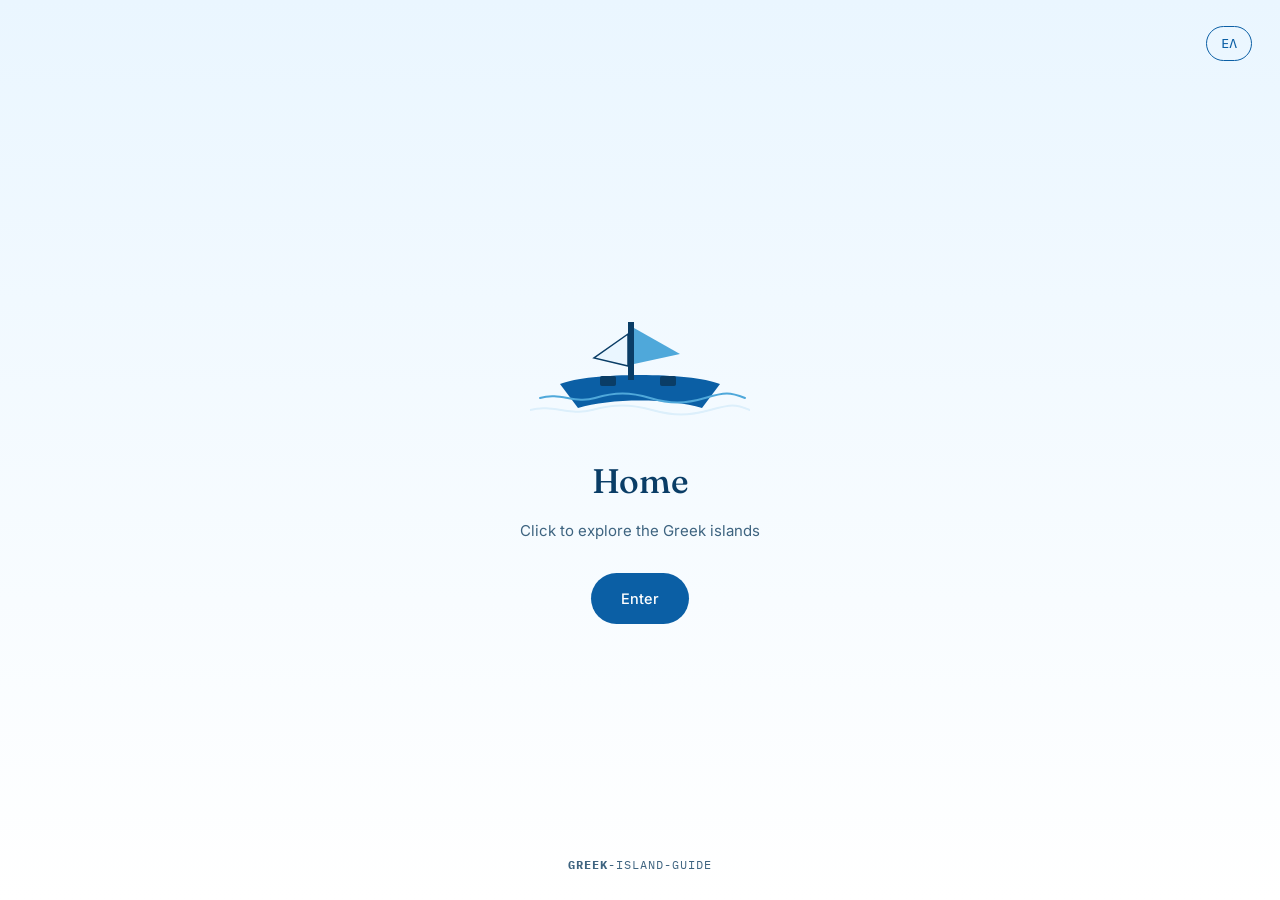
<file: index.html>
<!DOCTYPE html>
<html lang="en">
<head>
<meta charset="UTF-8">
<meta name="viewport" content="width=device-width, initial-scale=1.0">
<title>GREEK ISLAND GUIDE</title>
<link rel="stylesheet" href="styles.css">
<style>
  body{overflow:hidden;}
  .splash{
    height:100vh;width:100%;
    display:flex;flex-direction:column;align-items:center;justify-content:center;
    background:linear-gradient(180deg,#EAF6FF 0%, #FFFFFF 100%);
    position:relative;text-align:center;
  }
  .splash-lang{position:absolute;top:26px;right:28px;}
  .ship-wrap{width:220px;height:160px;margin-bottom:18px;animation:bob 3.6s ease-in-out infinite;}
  .ship-wrap svg{width:100%;height:100%;}
  @keyframes bob{
    0%,100%{transform:translateY(0);}
    50%{transform:translateY(-10px);}
  }
  .splash h1{
    font-family:'Fraunces',serif;font-weight:500;font-size:34px;color:var(--sea-deep);
    margin:0 0 10px;letter-spacing:-0.01em;
  }
  .splash p{color:var(--ink-soft);font-size:15px;margin:0 0 30px;}
  .splash .enter{
    display:inline-flex;align-items:center;gap:8px;padding:14px 30px;border-radius:999px;
    background:var(--sea);color:#fff;font-weight:500;font-size:14.5px;transition:transform .18s ease, box-shadow .18s ease;
  }
  .splash .enter:hover{transform:translateY(-2px);box-shadow:0 10px 22px rgba(11,95,165,0.32);}
  .splash .brand{
    position:absolute;bottom:26px;font-family:'IBM Plex Mono',monospace;font-size:12px;
    letter-spacing:0.08em;text-transform:uppercase;color:var(--ink-soft);
  }
</style>
</head>
<body>

<div class="splash">
  <button class="lang-toggle splash-lang" onclick="toggleLang()"><span class="lang-label">ΕΛ</span></button>

  <div class="ship-wrap">
    <svg viewBox="0 0 220 160" xmlns="http://www.w3.org/2000/svg">
      <path d="M30 108 C 60 96, 160 96, 190 108 L 172 132 C 140 122, 80 122, 48 132 Z" fill="#0B5FA5"/>
      <rect x="98" y="46" width="6" height="58" fill="#0A3D66"/>
      <path d="M104 52 L150 78 L104 88 Z" fill="#4FA8DA"/>
      <path d="M98 58 L64 82 L98 90 Z" fill="#EAF6FF" stroke="#0A3D66" stroke-width="1.5"/>
      <rect x="70" y="100" width="16" height="10" rx="2" fill="#0A3D66"/>
      <rect x="130" y="100" width="16" height="10" rx="2" fill="#0A3D66"/>
      <path d="M10 122 C 30 116, 45 128, 65 122 S 100 116, 120 122 S 155 128, 175 122 S 200 116, 215 122" fill="none" stroke="#4FA8DA" stroke-width="2" stroke-linecap="round"/>
      <path d="M0 134 C 22 128, 40 140, 62 134 S 100 128, 122 134 S 158 140, 180 134 S 205 128, 220 134" fill="none" stroke="#DCEFFB" stroke-width="2" stroke-linecap="round"/>
    </svg>
  </div>

  <h1 data-en="Home" data-el="Αρχική">Home</h1>
  <p data-en="Click to explore the Greek islands" data-el="Πάτα για να εξερευνήσεις τα ελληνικά νησιά">Click to explore the Greek islands</p>
  <a class="enter" href="main.html" data-en="Enter" data-el="Είσοδος">Enter</a>

  <span class="brand"><b>GREEK</b>-ISLAND-GUIDE</span>
</div>

<script src="i18n.js"></script>
</body>
</html>
</file>
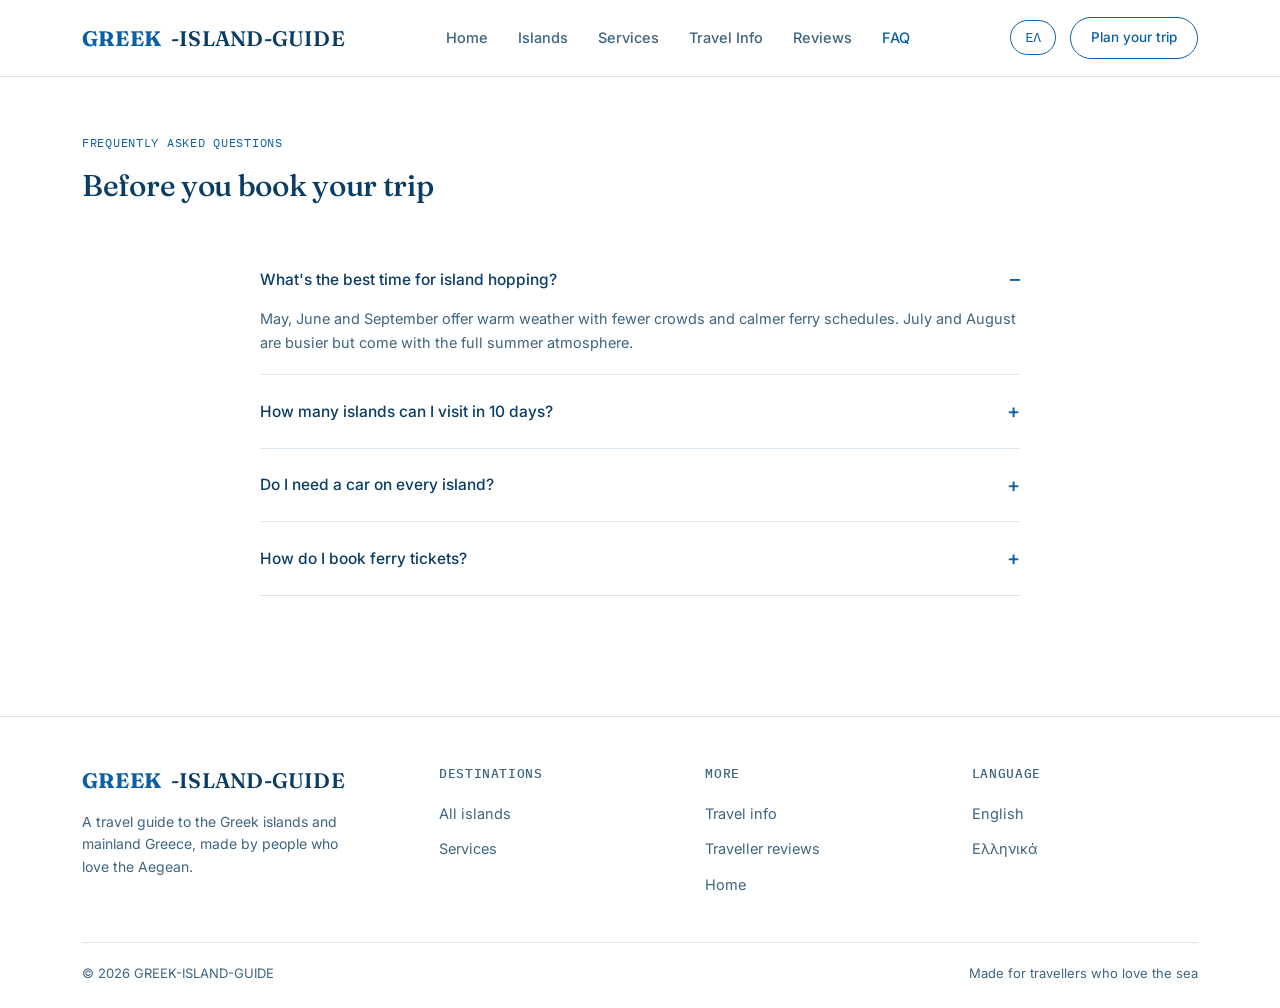
<file: faq.html>
<!DOCTYPE html>
<html lang="en">
<head>
<meta charset="UTF-8">
<meta name="viewport" content="width=device-width, initial-scale=1.0">
<title>GREEK ISLAND GUIDE — FAQ</title>
<link rel="stylesheet" href="styles.css">
</head>
<body>

<header>
  <nav class="wrap">
    <a href="main.html" class="logo"><b>GREEK</b>-ISLAND-GUIDE</a>
    <div class="navlinks">
      <a href="main.html" data-en="Home" data-el="Αρχική">Home</a>
      <a href="islands.html" data-en="Islands" data-el="Νησιά">Islands</a>
      <a href="services.html" data-en="Services" data-el="Υπηρεσίες">Services</a>
      <a href="practical.html" data-en="Travel Info" data-el="Χρήσιμες Πληροφορίες">Travel Info</a>
      <a href="reviews.html" data-en="Reviews" data-el="Εμπειρίες">Reviews</a>
      <a href="faq.html" class="active" data-en="FAQ" data-el="Ερωτήσεις">FAQ</a>
    </div>
    <div class="navright">
      <button class="lang-toggle" onclick="toggleLang()"><span class="lang-label">ΕΛ</span></button>
      <a href="islands.html" class="navcta" data-en="Plan your trip" data-el="Σχεδίασε το ταξίδι">Plan your trip</a>
    </div>
  </nav>
</header>

<div class="wrap">
  <section class="section">
    <div class="section-head">
      <div>
        <span class="tag" data-en="Frequently asked questions" data-el="Συχνές ερωτήσεις">Frequently asked questions</span>
        <h2 data-en="Before you book your trip" data-el="Πριν κλείσεις το ταξίδι σου">Before you book your trip</h2>
      </div>
    </div>
    <div class="faq">
      <details class="faq-item" open>
        <summary data-en="What's the best time for island hopping?" data-el="Ποια είναι η καλύτερη εποχή για island hopping;">What's the best time for island hopping?</summary>
        <p data-en="May, June and September offer warm weather with fewer crowds and calmer ferry schedules. July and August are busier but come with the full summer atmosphere." data-el="Ο Μάιος, ο Ιούνιος και ο Σεπτέμβριος προσφέρουν ζεστό καιρό με λιγότερο κόσμο και πιο ήρεμα δρομολόγια πλοίων. Ο Ιούλιος και ο Αύγουστος είναι πιο πολυσύχναστοι αλλά με τη γεμάτη καλοκαιρινή ατμόσφαιρα.">May, June and September offer warm weather with fewer crowds and calmer ferry schedules. July and August are busier but come with the full summer atmosphere.</p>
      </details>
      <details class="faq-item">
        <summary data-en="How many islands can I visit in 10 days?" data-el="Πόσα νησιά μπορώ να επισκεφτώ σε 10 ημέρες;">How many islands can I visit in 10 days?</summary>
        <p data-en="We usually recommend 3 to 4 islands for 10 days, so you have enough time in each destination without spending most of your trip travelling." data-el="Συνήθως προτείνουμε 3 έως 4 νησιά για 10 ημέρες, ώστε να έχεις αρκετό χρόνο σε κάθε προορισμό χωρίς να ξοδεύεις τις περισσότερες μέρες σου σε μετακινήσεις.">We usually recommend 3 to 4 islands for 10 days, so you have enough time in each destination without spending most of your trip travelling.</p>
      </details>
      <details class="faq-item">
        <summary data-en="Do I need a car on every island?" data-el="Χρειάζομαι αυτοκίνητο σε κάθε νησί;">Do I need a car on every island?</summary>
        <p data-en="It depends on the island's size. On larger islands like Crete or Rhodes it helps a lot, while on smaller islands buses or bicycles are often enough." data-el="Εξαρτάται από το μέγεθος του νησιού. Σε μεγαλύτερα νησιά όπως η Κρήτη ή η Ρόδος βοηθάει πολύ, ενώ σε μικρότερα νησιά τα λεωφορεία ή τα ποδήλατα συχνά αρκούν.">It depends on the island's size. On larger islands like Crete or Rhodes it helps a lot, while on smaller islands buses or bicycles are often enough.</p>
      </details>
      <details class="faq-item">
        <summary data-en="How do I book ferry tickets?" data-el="Πώς κλείνω ακτοπλοϊκά εισιτήρια;">How do I book ferry tickets?</summary>
        <p data-en="You can compare routes and companies through our guide and book directly online, usually a few weeks ahead during the summer months." data-el="Μπορείς να συγκρίνεις δρομολόγια και εταιρείες μέσα από τον οδηγό μας και να κλείσεις απευθείας online, συνήθως αρκετές εβδομάδες πριν το ταξίδι σου τους καλοκαιρινούς μήνες.">You can compare routes and companies through our guide and book directly online, usually a few weeks ahead during the summer months.</p>
      </details>
    </div>
  </section>
</div>

<footer>
  <div class="wrap">
    <div class="foot-grid">
      <div>
        <div class="logo" style="margin-bottom:14px;"><b>GREEK</b>-ISLAND-GUIDE</div>
        <p style="color:var(--ink-soft);font-size:14px;max-width:260px;" data-en="A travel guide to the Greek islands and mainland Greece, made by people who love the Aegean." data-el="Ταξιδιωτικός οδηγός για τα ελληνικά νησιά και την ηπειρωτική Ελλάδα, φτιαγμένος από ανθρώπους που αγαπούν το Αιγαίο.">A travel guide to the Greek islands and mainland Greece, made by people who love the Aegean.</p>
      </div>
      <div>
        <h4 data-en="Destinations" data-el="Προορισμοί">Destinations</h4>
        <a href="islands.html" data-en="All islands" data-el="Όλα τα νησιά">All islands</a>
        <a href="services.html" data-en="Services" data-el="Υπηρεσίες">Services</a>
      </div>
      <div>
        <h4 data-en="More" data-el="Περισσότερα">More</h4>
        <a href="practical.html" data-en="Travel info" data-el="Χρήσιμες πληροφορίες">Travel info</a>
        <a href="reviews.html" data-en="Traveller reviews" data-el="Εμπειρίες ταξιδιωτών">Traveller reviews</a>
        <a href="main.html" data-en="Home" data-el="Αρχική">Home</a>
      </div>
      <div>
        <h4 data-en="Language" data-el="Γλώσσα">Language</h4>
        <a href="#" onclick="setLang('en');return false;">English</a>
        <a href="#" onclick="setLang('el');return false;">Ελληνικά</a>
      </div>
    </div>
    <div class="foot-bottom">
      <span>© 2026 GREEK-ISLAND-GUIDE</span>
      <span data-en="Made for travellers who love the sea" data-el="Σχεδιασμένο για ταξιδιώτες που αγαπούν τη θάλασσα">Made for travellers who love the sea</span>
    </div>
  </div>
</footer>

<script src="i18n.js"></script>
</body>
</html>
</file>
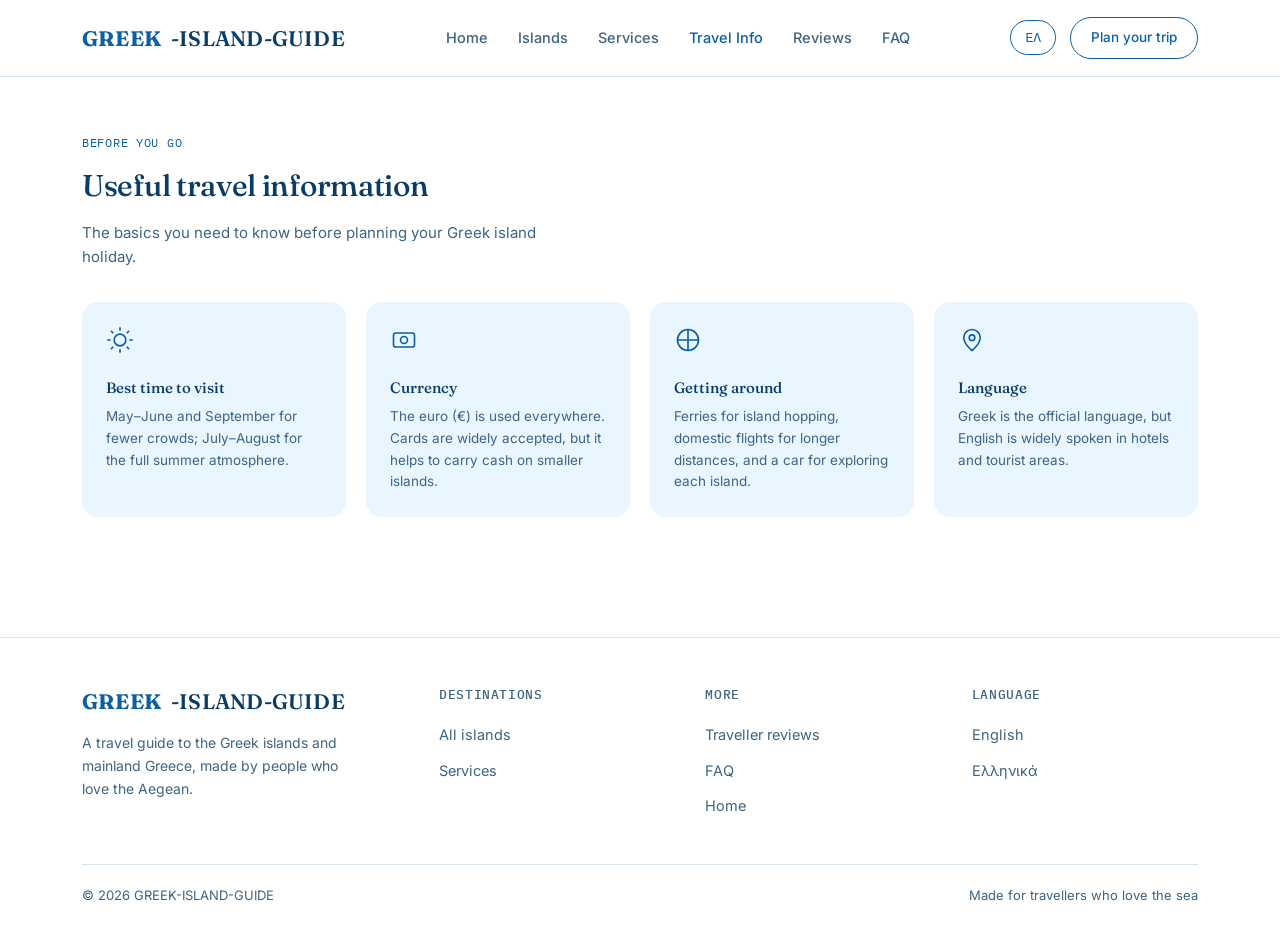
<file: practical.html>
<!DOCTYPE html>
<html lang="en">
<head>
<meta charset="UTF-8">
<meta name="viewport" content="width=device-width, initial-scale=1.0">
<title>GREEK ISLAND GUIDE — Travel Info</title>
<link rel="stylesheet" href="styles.css">
</head>
<body>

<header>
  <nav class="wrap">
    <a href="main.html" class="logo"><b>GREEK</b>-ISLAND-GUIDE</a>
    <div class="navlinks">
      <a href="main.html" data-en="Home" data-el="Αρχική">Home</a>
      <a href="islands.html" data-en="Islands" data-el="Νησιά">Islands</a>
      <a href="services.html" data-en="Services" data-el="Υπηρεσίες">Services</a>
      <a href="practical.html" class="active" data-en="Travel Info" data-el="Χρήσιμες Πληροφορίες">Travel Info</a>
      <a href="reviews.html" data-en="Reviews" data-el="Εμπειρίες">Reviews</a>
      <a href="faq.html" data-en="FAQ" data-el="Ερωτήσεις">FAQ</a>
    </div>
    <div class="navright">
      <button class="lang-toggle" onclick="toggleLang()"><span class="lang-label">ΕΛ</span></button>
      <a href="islands.html" class="navcta" data-en="Plan your trip" data-el="Σχεδίασε το ταξίδι">Plan your trip</a>
    </div>
  </nav>
</header>

<div class="wrap">
  <section class="section">
    <div class="section-head">
      <div>
        <span class="tag" data-en="Before you go" data-el="Πριν φύγεις">Before you go</span>
        <h2 data-en="Useful travel information" data-el="Χρήσιμες πληροφορίες">Useful travel information</h2>
        <p data-en="The basics you need to know before planning your Greek island holiday." data-el="Τα βασικά που χρειάζεται να ξέρεις πριν οργανώσεις τις διακοπές σου.">The basics you need to know before planning your Greek island holiday.</p>
      </div>
    </div>
    <div class="practical">
      <div class="prac-card">
        <svg class="icon" viewBox="0 0 24 24" fill="none" stroke="currentColor" stroke-width="1.4"><circle cx="12" cy="12" r="5"/><path d="M12 1v3M12 20v3M4.2 4.2l2 2M17.8 17.8l2 2M1 12h3M20 12h3M4.2 19.8l2-2M17.8 6.2l2-2"/></svg>
        <h3 data-en="Best time to visit" data-el="Καλύτερη εποχή">Best time to visit</h3>
        <p data-en="May–June and September for fewer crowds; July–August for the full summer atmosphere." data-el="Μάιος-Ιούνιος και Σεπτέμβριος για λιγότερο κόσμο· Ιούλιος-Αύγουστος για γεμάτη καλοκαιρινή ατμόσφαιρα.">May–June and September for fewer crowds; July–August for the full summer atmosphere.</p>
      </div>
      <div class="prac-card">
        <svg class="icon" viewBox="0 0 24 24" fill="none" stroke="currentColor" stroke-width="1.4"><rect x="3" y="6" width="18" height="12" rx="2"/><circle cx="12" cy="12" r="3"/></svg>
        <h3 data-en="Currency" data-el="Νόμισμα">Currency</h3>
        <p data-en="The euro (€) is used everywhere. Cards are widely accepted, but it helps to carry cash on smaller islands." data-el="Ευρώ (€) παντού. Κάρτες γίνονται δεκτές στα περισσότερα καταστήματα, αλλά χρήσιμο να έχεις μετρητά στα μικρά νησιά.">The euro (€) is used everywhere. Cards are widely accepted, but it helps to carry cash on smaller islands.</p>
      </div>
      <div class="prac-card">
        <svg class="icon" viewBox="0 0 24 24" fill="none" stroke="currentColor" stroke-width="1.4"><path d="M3 12h18M12 3v18"/><circle cx="12" cy="12" r="9"/></svg>
        <h3 data-en="Getting around" data-el="Μετακίνηση">Getting around</h3>
        <p data-en="Ferries for island hopping, domestic flights for longer distances, and a car for exploring each island." data-el="Πλοίο για island hopping, εσωτερικές πτήσεις για μεγάλες αποστάσεις, αυτοκίνητο για εξερεύνηση κάθε νησιού.">Ferries for island hopping, domestic flights for longer distances, and a car for exploring each island.</p>
      </div>
      <div class="prac-card">
        <svg class="icon" viewBox="0 0 24 24" fill="none" stroke="currentColor" stroke-width="1.4"><path d="M12 21s-7-5.5-7-11a7 7 0 0 1 14 0c0 5.5-7 11-7 11Z"/><circle cx="12" cy="10" r="2.4"/></svg>
        <h3 data-en="Language" data-el="Γλώσσα">Language</h3>
        <p data-en="Greek is the official language, but English is widely spoken in hotels and tourist areas." data-el="Τα ελληνικά είναι η επίσημη γλώσσα, αλλά τα αγγλικά μιλιούνται ευρέως σε ξενοδοχεία και τουριστικές περιοχές.">Greek is the official language, but English is widely spoken in hotels and tourist areas.</p>
      </div>
    </div>
  </section>
</div>

<footer>
  <div class="wrap">
    <div class="foot-grid">
      <div>
        <div class="logo" style="margin-bottom:14px;"><b>GREEK</b>-ISLAND-GUIDE</div>
        <p style="color:var(--ink-soft);font-size:14px;max-width:260px;" data-en="A travel guide to the Greek islands and mainland Greece, made by people who love the Aegean." data-el="Ταξιδιωτικός οδηγός για τα ελληνικά νησιά και την ηπειρωτική Ελλάδα, φτιαγμένος από ανθρώπους που αγαπούν το Αιγαίο.">A travel guide to the Greek islands and mainland Greece, made by people who love the Aegean.</p>
      </div>
      <div>
        <h4 data-en="Destinations" data-el="Προορισμοί">Destinations</h4>
        <a href="islands.html" data-en="All islands" data-el="Όλα τα νησιά">All islands</a>
        <a href="services.html" data-en="Services" data-el="Υπηρεσίες">Services</a>
      </div>
      <div>
        <h4 data-en="More" data-el="Περισσότερα">More</h4>
        <a href="reviews.html" data-en="Traveller reviews" data-el="Εμπειρίες ταξιδιωτών">Traveller reviews</a>
        <a href="faq.html" data-en="FAQ" data-el="Συχνές ερωτήσεις">FAQ</a>
        <a href="main.html" data-en="Home" data-el="Αρχική">Home</a>
      </div>
      <div>
        <h4 data-en="Language" data-el="Γλώσσα">Language</h4>
        <a href="#" onclick="setLang('en');return false;">English</a>
        <a href="#" onclick="setLang('el');return false;">Ελληνικά</a>
      </div>
    </div>
    <div class="foot-bottom">
      <span>© 2026 GREEK-ISLAND-GUIDE</span>
      <span data-en="Made for travellers who love the sea" data-el="Σχεδιασμένο για ταξιδιώτες που αγαπούν τη θάλασσα">Made for travellers who love the sea</span>
    </div>
  </div>
</footer>

<script src="i18n.js"></script>
</body>
</html>
</file>
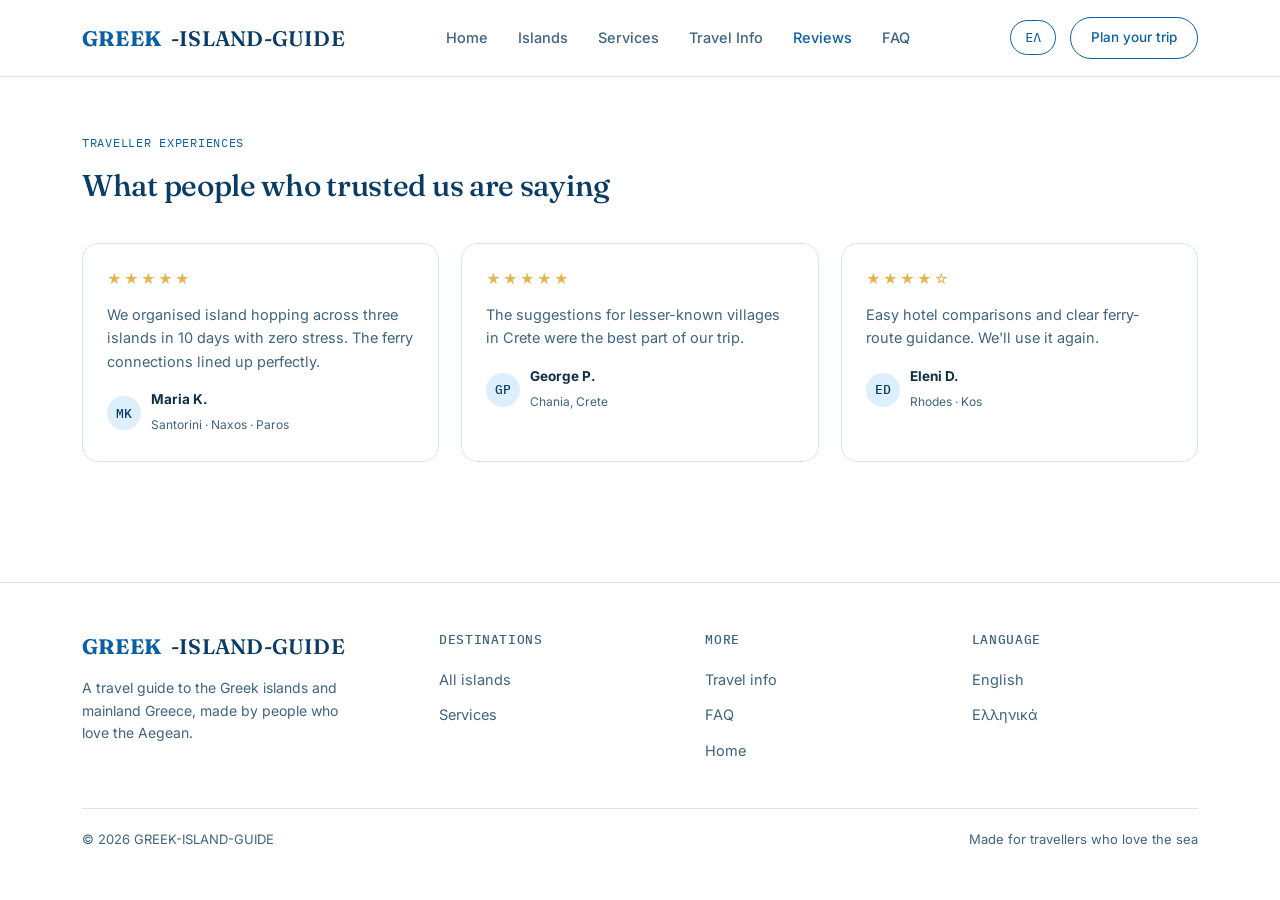
<file: reviews.html>
<!DOCTYPE html>
<html lang="en">
<head>
<meta charset="UTF-8">
<meta name="viewport" content="width=device-width, initial-scale=1.0">
<title>GREEK ISLAND GUIDE — Reviews</title>
<link rel="stylesheet" href="styles.css">
</head>
<body>

<header>
  <nav class="wrap">
    <a href="main.html" class="logo"><b>GREEK</b>-ISLAND-GUIDE</a>
    <div class="navlinks">
      <a href="main.html" data-en="Home" data-el="Αρχική">Home</a>
      <a href="islands.html" data-en="Islands" data-el="Νησιά">Islands</a>
      <a href="services.html" data-en="Services" data-el="Υπηρεσίες">Services</a>
      <a href="practical.html" data-en="Travel Info" data-el="Χρήσιμες Πληροφορίες">Travel Info</a>
      <a href="reviews.html" class="active" data-en="Reviews" data-el="Εμπειρίες">Reviews</a>
      <a href="faq.html" data-en="FAQ" data-el="Ερωτήσεις">FAQ</a>
    </div>
    <div class="navright">
      <button class="lang-toggle" onclick="toggleLang()"><span class="lang-label">ΕΛ</span></button>
      <a href="islands.html" class="navcta" data-en="Plan your trip" data-el="Σχεδίασε το ταξίδι">Plan your trip</a>
    </div>
  </nav>
</header>

<div class="wrap">
  <section class="section">
    <div class="section-head">
      <div>
        <span class="tag" data-en="Traveller experiences" data-el="Εμπειρίες ταξιδιωτών">Traveller experiences</span>
        <h2 data-en="What people who trusted us are saying" data-el="Τι λένε όσοι μας εμπιστεύτηκαν">What people who trusted us are saying</h2>
      </div>
    </div>
    <div class="reviews">
      <div class="review-card">
        <div class="stars">★★★★★</div>
        <p data-en="We organised island hopping across three islands in 10 days with zero stress. The ferry connections lined up perfectly." data-el="Οργανώσαμε island hopping σε τρία νησιά μέσα σε 10 μέρες χωρίς κανένα άγχος. Τα δρομολόγια ταίριαξαν τέλεια.">We organised island hopping across three islands in 10 days with zero stress. The ferry connections lined up perfectly.</p>
        <div class="who"><div class="avatar">MK</div><div><b data-en="Maria K." data-el="Μαρία Κ.">Maria K.</b><span data-en="Santorini · Naxos · Paros" data-el="Σαντορίνη · Νάξος · Πάρος">Santorini · Naxos · Paros</span></div></div>
      </div>
      <div class="review-card">
        <div class="stars">★★★★★</div>
        <p data-en="The suggestions for lesser-known villages in Crete were the best part of our trip." data-el="Οι προτάσεις για τα λιγότερο γνωστά χωριά της Κρήτης ήταν το καλύτερο κομμάτι του ταξιδιού μας.">The suggestions for lesser-known villages in Crete were the best part of our trip.</p>
        <div class="who"><div class="avatar">GP</div><div><b data-en="George P." data-el="Γιώργος Π.">George P.</b><span data-en="Chania, Crete" data-el="Χανιά, Κρήτη">Chania, Crete</span></div></div>
      </div>
      <div class="review-card">
        <div class="stars">★★★★☆</div>
        <p data-en="Easy hotel comparisons and clear ferry-route guidance. We'll use it again." data-el="Εύκολη σύγκριση ξενοδοχείων και ξεκάθαρες οδηγίες για τα δρομολόγια των πλοίων. Θα το ξαναχρησιμοποιήσουμε.">Easy hotel comparisons and clear ferry-route guidance. We'll use it again.</p>
        <div class="who"><div class="avatar">ED</div><div><b data-en="Eleni D." data-el="Ελένη Δ.">Eleni D.</b><span data-en="Rhodes · Kos" data-el="Ρόδος · Κως">Rhodes · Kos</span></div></div>
      </div>
    </div>
  </section>
</div>

<footer>
  <div class="wrap">
    <div class="foot-grid">
      <div>
        <div class="logo" style="margin-bottom:14px;"><b>GREEK</b>-ISLAND-GUIDE</div>
        <p style="color:var(--ink-soft);font-size:14px;max-width:260px;" data-en="A travel guide to the Greek islands and mainland Greece, made by people who love the Aegean." data-el="Ταξιδιωτικός οδηγός για τα ελληνικά νησιά και την ηπειρωτική Ελλάδα, φτιαγμένος από ανθρώπους που αγαπούν το Αιγαίο.">A travel guide to the Greek islands and mainland Greece, made by people who love the Aegean.</p>
      </div>
      <div>
        <h4 data-en="Destinations" data-el="Προορισμοί">Destinations</h4>
        <a href="islands.html" data-en="All islands" data-el="Όλα τα νησιά">All islands</a>
        <a href="services.html" data-en="Services" data-el="Υπηρεσίες">Services</a>
      </div>
      <div>
        <h4 data-en="More" data-el="Περισσότερα">More</h4>
        <a href="practical.html" data-en="Travel info" data-el="Χρήσιμες πληροφορίες">Travel info</a>
        <a href="faq.html" data-en="FAQ" data-el="Συχνές ερωτήσεις">FAQ</a>
        <a href="main.html" data-en="Home" data-el="Αρχική">Home</a>
      </div>
      <div>
        <h4 data-en="Language" data-el="Γλώσσα">Language</h4>
        <a href="#" onclick="setLang('en');return false;">English</a>
        <a href="#" onclick="setLang('el');return false;">Ελληνικά</a>
      </div>
    </div>
    <div class="foot-bottom">
      <span>© 2026 GREEK-ISLAND-GUIDE</span>
      <span data-en="Made for travellers who love the sea" data-el="Σχεδιασμένο για ταξιδιώτες που αγαπούν τη θάλασσα">Made for travellers who love the sea</span>
    </div>
  </div>
</footer>

<script src="i18n.js"></script>
</body>
</html>
</file>
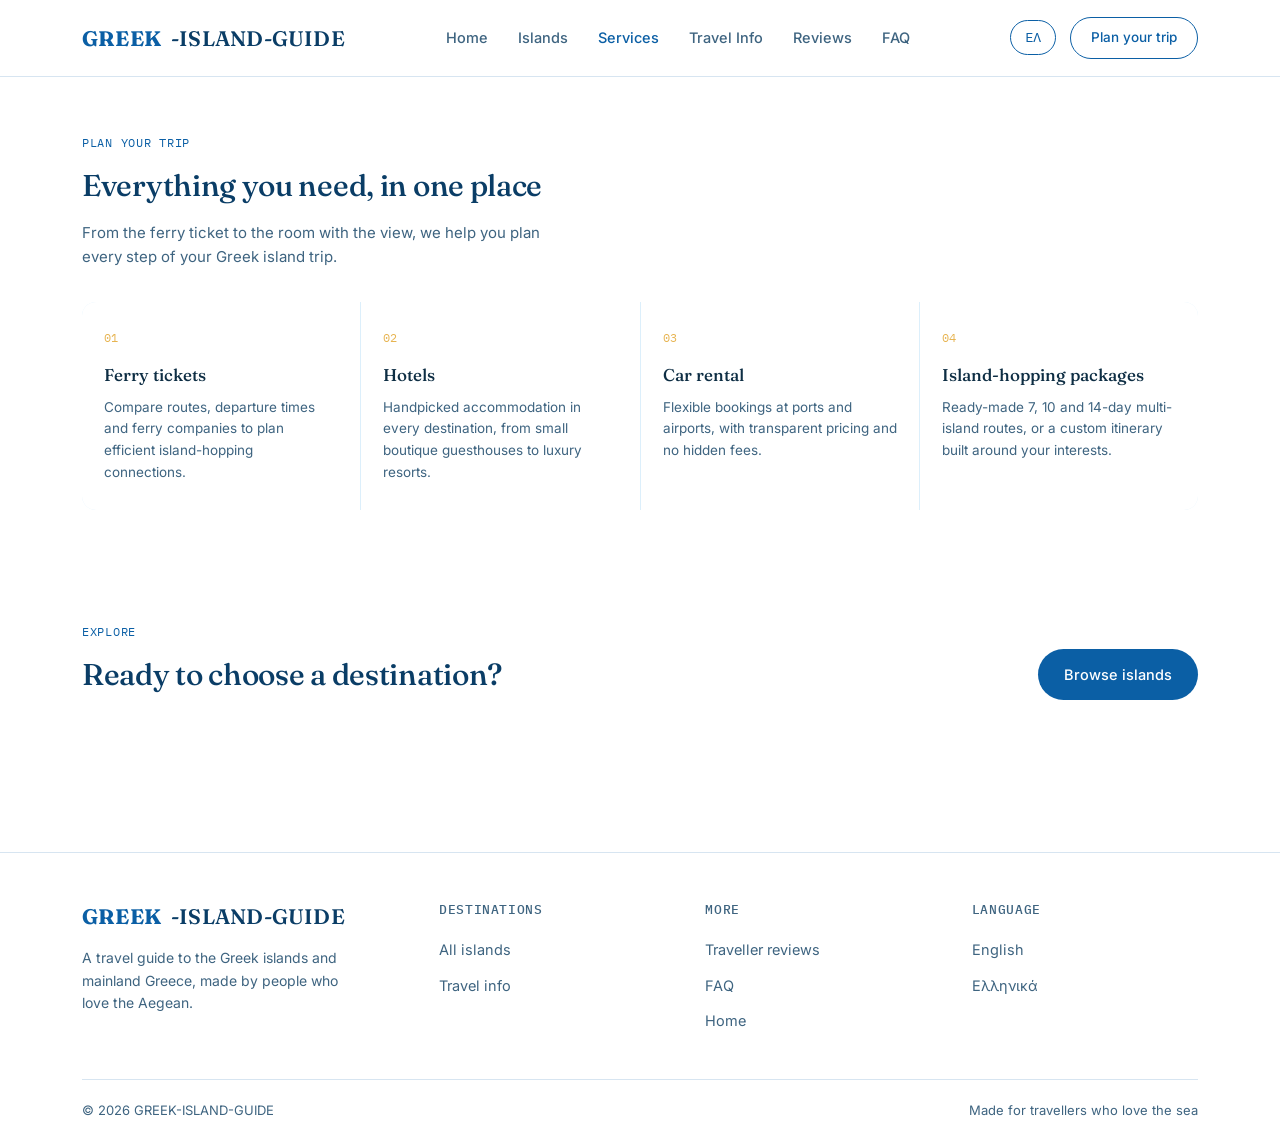
<file: services.html>
<!DOCTYPE html>
<html lang="en">
<head>
<meta charset="UTF-8">
<meta name="viewport" content="width=device-width, initial-scale=1.0">
<title>GREEK ISLAND GUIDE — Services</title>
<link rel="stylesheet" href="styles.css">
</head>
<body>

<header>
  <nav class="wrap">
    <a href="main.html" class="logo"><b>GREEK</b>-ISLAND-GUIDE</a>
    <div class="navlinks">
      <a href="main.html" data-en="Home" data-el="Αρχική">Home</a>
      <a href="islands.html" data-en="Islands" data-el="Νησιά">Islands</a>
      <a href="services.html" class="active" data-en="Services" data-el="Υπηρεσίες">Services</a>
      <a href="practical.html" data-en="Travel Info" data-el="Χρήσιμες Πληροφορίες">Travel Info</a>
      <a href="reviews.html" data-en="Reviews" data-el="Εμπειρίες">Reviews</a>
      <a href="faq.html" data-en="FAQ" data-el="Ερωτήσεις">FAQ</a>
    </div>
    <div class="navright">
      <button class="lang-toggle" onclick="toggleLang()"><span class="lang-label">ΕΛ</span></button>
      <a href="islands.html" class="navcta" data-en="Plan your trip" data-el="Σχεδίασε το ταξίδι">Plan your trip</a>
    </div>
  </nav>
</header>

<div class="wrap">
  <section class="section">
    <div class="section-head">
      <div>
        <span class="tag" data-en="Plan your trip" data-el="Οργάνωσε το ταξίδι">Plan your trip</span>
        <h2 data-en="Everything you need, in one place" data-el="Ό,τι χρειάζεσαι, σε ένα μέρος">Everything you need, in one place</h2>
        <p data-en="From the ferry ticket to the room with the view, we help you plan every step of your Greek island trip." data-el="Από το εισιτήριο του πλοίου μέχρι το δωμάτιο με θέα, φτιάχνουμε το ταξίδι σου βήμα-βήμα.">From the ferry ticket to the room with the view, we help you plan every step of your Greek island trip.</p>
      </div>
    </div>

    <div class="svc-grid" style="background:var(--sky-2);">
      <div class="svc-item" style="background:var(--white);color:var(--ink);">
        <span class="num">01</span>
        <h3 data-en="Ferry tickets" data-el="Ακτοπλοϊκά εισιτήρια">Ferry tickets</h3>
        <p style="color:var(--ink-soft);" data-en="Compare routes, departure times and ferry companies to plan efficient island-hopping connections." data-el="Σύγκρινε δρομολόγια, ώρες αναχώρησης και εταιρείες ακτοπλοΐας για αποδοτικές συνδέσεις island hopping.">Compare routes, departure times and ferry companies to plan efficient island-hopping connections.</p>
      </div>
      <div class="svc-item" style="background:var(--white);color:var(--ink);">
        <span class="num">02</span>
        <h3 data-en="Hotels" data-el="Ξενοδοχεία">Hotels</h3>
        <p style="color:var(--ink-soft);" data-en="Handpicked accommodation in every destination, from small boutique guesthouses to luxury resorts." data-el="Επιλεγμένα καταλύματα σε κάθε προορισμό, από μικρά boutique καταλύματα έως πολυτελή θέρετρα.">Handpicked accommodation in every destination, from small boutique guesthouses to luxury resorts.</p>
      </div>
      <div class="svc-item" style="background:var(--white);color:var(--ink);">
        <span class="num">03</span>
        <h3 data-en="Car rental" data-el="Ενοικίαση αυτοκινήτου">Car rental</h3>
        <p style="color:var(--ink-soft);" data-en="Flexible bookings at ports and airports, with transparent pricing and no hidden fees." data-el="Ευέλικτη κράτηση σε λιμάνια και αεροδρόμια, με διαφανή τιμολόγηση και χωρίς κρυφές χρεώσεις.">Flexible bookings at ports and airports, with transparent pricing and no hidden fees.</p>
      </div>
      <div class="svc-item" style="background:var(--white);color:var(--ink);">
        <span class="num">04</span>
        <h3 data-en="Island-hopping packages" data-el="Πακέτα island hopping">Island-hopping packages</h3>
        <p style="color:var(--ink-soft);" data-en="Ready-made 7, 10 and 14-day multi-island routes, or a custom itinerary built around your interests." data-el="Έτοιμα δρομολόγια 7, 10 και 14 ημερών σε πολλαπλά νησιά, ή ένα εξατομικευμένο πρόγραμμα βάσει των ενδιαφερόντων σου.">Ready-made 7, 10 and 14-day multi-island routes, or a custom itinerary built around your interests.</p>
      </div>
    </div>
  </section>

  <section class="section">
    <div class="section-head">
      <div>
        <span class="tag" data-en="Explore" data-el="Εξερεύνησε">Explore</span>
        <h2 data-en="Ready to choose a destination?" data-el="Έτοιμος να διαλέξεις προορισμό;">Ready to choose a destination?</h2>
      </div>
      <a href="islands.html" class="btn btn-primary" data-en="Browse islands" data-el="Δες τα νησιά">Browse islands</a>
    </div>
  </section>
</div>

<footer>
  <div class="wrap">
    <div class="foot-grid">
      <div>
        <div class="logo" style="margin-bottom:14px;"><b>GREEK</b>-ISLAND-GUIDE</div>
        <p style="color:var(--ink-soft);font-size:14px;max-width:260px;" data-en="A travel guide to the Greek islands and mainland Greece, made by people who love the Aegean." data-el="Ταξιδιωτικός οδηγός για τα ελληνικά νησιά και την ηπειρωτική Ελλάδα, φτιαγμένος από ανθρώπους που αγαπούν το Αιγαίο.">A travel guide to the Greek islands and mainland Greece, made by people who love the Aegean.</p>
      </div>
      <div>
        <h4 data-en="Destinations" data-el="Προορισμοί">Destinations</h4>
        <a href="islands.html" data-en="All islands" data-el="Όλα τα νησιά">All islands</a>
        <a href="practical.html" data-en="Travel info" data-el="Χρήσιμες πληροφορίες">Travel info</a>
      </div>
      <div>
        <h4 data-en="More" data-el="Περισσότερα">More</h4>
        <a href="reviews.html" data-en="Traveller reviews" data-el="Εμπειρίες ταξιδιωτών">Traveller reviews</a>
        <a href="faq.html" data-en="FAQ" data-el="Συχνές ερωτήσεις">FAQ</a>
        <a href="main.html" data-en="Home" data-el="Αρχική">Home</a>
      </div>
      <div>
        <h4 data-en="Language" data-el="Γλώσσα">Language</h4>
        <a href="#" onclick="setLang('en');return false;">English</a>
        <a href="#" onclick="setLang('el');return false;">Ελληνικά</a>
      </div>
    </div>
    <div class="foot-bottom">
      <span>© 2026 GREEK-ISLAND-GUIDE</span>
      <span data-en="Made for travellers who love the sea" data-el="Σχεδιασμένο για ταξιδιώτες που αγαπούν τη θάλασσα">Made for travellers who love the sea</span>
    </div>
  </div>
</footer>

<script src="i18n.js"></script>
</body>
</html>
</file>
<file: styles.css>
@import url('https://fonts.googleapis.com/css2?family=Fraunces:ital,opsz,wght@0,9..144,300;0,9..144,500;0,9..144,600;1,9..144,500&family=Inter:wght@400;500;600&family=IBM+Plex+Mono:wght@400;500&display=swap');

:root{
  --sea:#0B5FA5;
  --sea-deep:#0A3D66;
  --sea-light:#4FA8DA;
  --sky:#EAF6FF;
  --sky-2:#DCEFFB;
  --white:#FFFFFF;
  --ink:#0E2E44;
  --ink-soft:#3E6480;
  --sun:#E7B451;
  --line:rgba(11,95,165,0.16);
  --shadow:0 12px 32px rgba(11,95,165,0.14);
}
*{box-sizing:border-box;}
html{scroll-behavior:smooth;}
body{
  margin:0;background:var(--white);color:var(--ink);
  font-family:'Inter',sans-serif;font-size:16px;line-height:1.62;
  -webkit-font-smoothing:antialiased;
}
h1,h2,h3,.disp{font-family:'Fraunces',serif;}
.mono{font-family:'IBM Plex Mono',monospace;}
a{color:inherit;text-decoration:none;}
.wrap{max-width:1180px;margin:0 auto;padding:0 32px;}
img{display:block;max-width:100%;}

header{position:sticky;top:0;z-index:50;background:rgba(255,255,255,0.92);backdrop-filter:blur(8px);border-bottom:1px solid var(--line);}
nav.wrap{display:flex;align-items:center;justify-content:space-between;height:76px;gap:20px;}
.logo{font-family:'Fraunces',serif;font-weight:600;font-size:21px;letter-spacing:0.01em;display:flex;align-items:center;gap:10px;color:var(--sea-deep);}
.logo b{color:var(--sea);}
.navlinks{display:flex;gap:30px;font-size:14.5px;font-weight:500;}
.navlinks a{position:relative;padding:6px 0;color:var(--ink-soft);}
.navlinks a:hover,.navlinks a.active{color:var(--sea);}
.navlinks a::after{content:"";position:absolute;left:0;bottom:0;height:2px;width:0;background:var(--sea);transition:width .25s ease;}
.navlinks a:hover::after{width:100%;}
.navright{display:flex;align-items:center;gap:14px;}
.lang-toggle{border:1px solid var(--sea);color:var(--sea);background:none;padding:8px 14px;border-radius:999px;font-size:13px;font-weight:500;font-family:'IBM Plex Mono',monospace;cursor:pointer;transition:.2s ease;}
.lang-toggle:hover{background:var(--sea);color:var(--white);}
.navcta{border:1px solid var(--sea);color:var(--sea);padding:9px 20px;border-radius:999px;font-size:13.5px;font-weight:500;transition:.2s ease;white-space:nowrap;}
.navcta:hover{background:var(--sea);color:var(--white);}

.hero{position:relative;overflow:hidden;padding:64px 0 50px;background:linear-gradient(180deg,var(--sky) 0%, var(--white) 78%);}
.hero .wrap{position:relative;display:grid;grid-template-columns:1fr 1fr;gap:44px;align-items:center;}
.eyebrow{display:inline-flex;align-items:center;gap:8px;font-family:'IBM Plex Mono',monospace;font-size:12.5px;letter-spacing:0.06em;text-transform:uppercase;color:var(--sea);margin-bottom:20px;}
.eyebrow::before{content:"";width:7px;height:7px;border-radius:50%;background:var(--sea);}
h1.hero-title{font-size:50px;line-height:1.06;font-weight:500;margin:0 0 20px;letter-spacing:-0.01em;color:var(--sea-deep);}
h1.hero-title em{font-style:italic;font-weight:500;color:var(--sea);}
.hero-sub{font-size:17px;color:var(--ink-soft);max-width:460px;margin:0 0 28px;}
.hero-actions{display:flex;gap:14px;flex-wrap:wrap;margin-bottom:34px;}
.btn{display:inline-flex;align-items:center;gap:8px;padding:14px 26px;border-radius:999px;font-weight:500;font-size:14.5px;transition:transform .18s ease, box-shadow .18s ease;border:none;cursor:pointer;font-family:'Inter',sans-serif;}
.btn-primary{background:var(--sea);color:var(--white);}
.btn-primary:hover{transform:translateY(-2px);box-shadow:0 10px 22px rgba(11,95,165,0.32);}
.btn-ghost{border:1px solid var(--sea-deep);color:var(--sea-deep);background:none;}
.btn-ghost:hover{transform:translateY(-2px);}
.hero-stats{display:flex;gap:34px;}
.hero-stats .stat b{display:block;font-family:'Fraunces',serif;font-size:25px;font-weight:500;color:var(--sea-deep);}
.hero-stats .stat span{font-size:12px;color:var(--ink-soft);text-transform:uppercase;letter-spacing:0.04em;}

.heroimg{position:relative;border-radius:22px;overflow:hidden;height:420px;box-shadow:var(--shadow);}
.heroimg img{width:100%;height:100%;object-fit:cover;}
.heroimg .cap{position:absolute;left:16px;bottom:14px;background:rgba(10,61,102,0.72);color:var(--white);font-size:11.5px;padding:6px 12px;border-radius:999px;font-family:'IBM Plex Mono',monospace;}

.section{padding:56px 0;}
.section-head{display:flex;justify-content:space-between;align-items:flex-end;margin-bottom:32px;gap:20px;flex-wrap:wrap;}
.section-head .tag{font-family:'IBM Plex Mono',monospace;font-size:12px;text-transform:uppercase;letter-spacing:0.06em;color:var(--sea);margin-bottom:10px;display:block;}
.section-head h2{font-size:30px;font-weight:500;margin:0;letter-spacing:-0.01em;color:var(--sea-deep);}
.section-head p{color:var(--ink-soft);max-width:460px;margin:10px 0 0;font-size:15px;}

.tabs{display:flex;gap:10px;flex-wrap:wrap;margin-bottom:30px;}
.tab{padding:9px 18px;border-radius:999px;border:1px solid var(--line);font-size:13.5px;font-weight:500;color:var(--ink-soft);background:transparent;cursor:pointer;transition:all .18s ease;}
.tab.active{background:var(--sea);border-color:var(--sea);color:var(--white);}
.tab:hover:not(.active){border-color:var(--sea);color:var(--sea);}

.dest-grid{display:grid;grid-template-columns:repeat(3,1fr);gap:24px;}
.dest-card{position:relative;border-radius:18px;overflow:hidden;height:300px;display:flex;flex-direction:column;justify-content:flex-end;cursor:pointer;transition:transform .3s ease;}
.dest-card:hover{transform:translateY(-6px);}
.dest-card img{position:absolute;inset:0;width:100%;height:100%;object-fit:cover;transition:transform .5s ease;}
.dest-card:hover img{transform:scale(1.06);}
.dest-card .scrim{position:absolute;inset:0;background:linear-gradient(180deg, rgba(10,61,102,0) 35%, rgba(10,61,102,0.88) 100%);}
.dest-card .content{position:relative;padding:20px;color:var(--white);}
.dest-card .group{font-family:'IBM Plex Mono',monospace;font-size:11px;text-transform:uppercase;letter-spacing:0.06em;opacity:0.8;margin-bottom:6px;display:block;}
.dest-card h3{font-size:21px;font-weight:500;margin:0 0 6px;}
.dest-card .meta{font-size:12.5px;opacity:0.9;}

.services{background:var(--sea-deep);color:var(--white);border-radius:24px;padding:50px 44px;}
.services .section-head h2, .services .section-head .tag{color:var(--white);}
.services .section-head .tag{color:var(--sun);}
.services .section-head p{color:rgba(255,255,255,0.7);}
.svc-grid{display:grid;grid-template-columns:repeat(4,1fr);gap:1px;background:rgba(255,255,255,0.14);border-radius:14px;overflow:hidden;}
.svc-item{background:var(--sea-deep);padding:26px 22px;transition:background .2s ease;}
.svc-item:hover{background:var(--sea);}
.svc-item .num{font-family:'IBM Plex Mono',monospace;font-size:12px;color:var(--sun);margin-bottom:14px;display:block;}
.svc-item h3{font-size:17px;font-weight:500;margin:0 0 8px;}
.svc-item p{font-size:13.5px;color:rgba(255,255,255,0.68);margin:0;}

.practical{display:grid;grid-template-columns:repeat(4,1fr);gap:20px;}
.prac-card{background:var(--sky);border-radius:16px;padding:24px;}
.prac-card .icon{width:28px;height:28px;color:var(--sea);margin-bottom:14px;}
.prac-card h3{font-size:15px;font-weight:500;margin:0 0 6px;color:var(--sea-deep);}
.prac-card p{font-size:13.5px;color:var(--ink-soft);margin:0;}

.reviews{display:grid;grid-template-columns:repeat(3,1fr);gap:22px;}
.review-card{border:1px solid var(--line);border-radius:16px;padding:24px;}
.review-card .stars{color:var(--sun);font-size:14px;margin-bottom:12px;letter-spacing:2px;}
.review-card p{font-size:14.5px;color:var(--ink-soft);margin:0 0 16px;}
.review-card .who{display:flex;align-items:center;gap:10px;}
.review-card .avatar{width:34px;height:34px;border-radius:50%;background:var(--sky-2);color:var(--sea-deep);display:flex;align-items:center;justify-content:center;font-size:13px;font-weight:500;font-family:'IBM Plex Mono',monospace;}
.review-card .who b{font-size:13.5px;display:block;}
.review-card .who span{font-size:12px;color:var(--ink-soft);}

.faq{max-width:760px;margin:0 auto;}
.faq-item{border-bottom:1px solid var(--line);padding:20px 0;}
.faq-item summary{cursor:pointer;font-weight:500;font-size:15.5px;list-style:none;display:flex;justify-content:space-between;align-items:center;color:var(--sea-deep);}
.faq-item summary::-webkit-details-marker{display:none;}
.faq-item summary::after{content:"+";font-size:20px;color:var(--sea);}
.faq-item[open] summary::after{content:"\2013";}
.faq-item p{margin:12px 0 0;color:var(--ink-soft);font-size:14.5px;}

.news{background:var(--sky);border-radius:24px;padding:44px;display:flex;justify-content:space-between;align-items:center;gap:30px;flex-wrap:wrap;}
.news h2{font-size:24px;margin:0 0 8px;font-weight:500;color:var(--sea-deep);}
.news p{margin:0;color:var(--ink-soft);font-size:14.5px;}
.news form{display:flex;gap:10px;}
.news input{padding:13px 18px;border-radius:999px;border:1px solid var(--line);min-width:240px;font-size:14px;background:var(--white);font-family:'Inter',sans-serif;}

.island-hero{position:relative;border-radius:0;overflow:hidden;height:46vh;min-height:340px;}
.island-hero img{width:100%;height:100%;object-fit:cover;}
.island-hero .scrim{position:absolute;inset:0;background:linear-gradient(180deg, rgba(10,61,102,0.15) 0%, rgba(10,61,102,0.82) 100%);}
.island-hero .content{position:absolute;left:0;right:0;bottom:0;padding:36px 32px;color:var(--white);max-width:1180px;margin:0 auto;}
.island-hero .group{font-family:'IBM Plex Mono',monospace;font-size:12px;text-transform:uppercase;letter-spacing:0.06em;opacity:0.85;}
.island-hero h1{font-size:44px;font-weight:500;margin:8px 0 0;}
.facts{display:grid;grid-template-columns:repeat(3,1fr);gap:18px;margin:36px 0;}
.fact-card{background:var(--sky);border-radius:16px;padding:22px;}
.fact-card .label{font-family:'IBM Plex Mono',monospace;font-size:11.5px;text-transform:uppercase;letter-spacing:0.05em;color:var(--sea);margin-bottom:8px;display:block;}
.fact-card p, .fact-card ul{margin:0;color:var(--ink-soft);font-size:14px;padding-left:0;}
.fact-card ul{list-style:none;display:grid;gap:6px;}
.fact-card li::before{content:"— ";color:var(--sea);}
.island-body p{font-size:15.5px;color:var(--ink-soft);max-width:720px;}
.backlink{display:inline-flex;align-items:center;gap:6px;color:var(--sea);font-weight:500;font-size:14px;margin:28px 0 0;}
.photo-credit{font-size:12px;color:var(--ink-soft);margin-top:10px;}

footer{margin-top:64px;border-top:1px solid var(--line);padding:46px 0 24px;}
.foot-grid{display:grid;grid-template-columns:1.4fr repeat(3,1fr);gap:40px;margin-bottom:34px;}
.foot-grid h4{font-size:13px;text-transform:uppercase;letter-spacing:0.05em;color:var(--ink-soft);margin:0 0 18px;font-family:'IBM Plex Mono',monospace;font-weight:500;}
.foot-grid a{display:block;font-size:14.5px;margin-bottom:12px;color:var(--ink-soft);}
.foot-grid a:hover{color:var(--sea);}
.credits{border-top:1px solid var(--line);padding:22px 0;font-size:12px;color:var(--ink-soft);line-height:1.9;}
.credits b{color:var(--ink);font-weight:500;}
.foot-bottom{display:flex;justify-content:space-between;align-items:center;font-size:13px;color:var(--ink-soft);border-top:1px solid var(--line);padding-top:20px;flex-wrap:wrap;gap:12px;}

@media (max-width:980px){
  .navlinks{display:none;}
  .hero .wrap{grid-template-columns:1fr;}
  .heroimg{order:-1;height:260px;}
  .dest-grid{grid-template-columns:repeat(2,1fr);}
  .svc-grid{grid-template-columns:repeat(2,1fr);}
  .practical{grid-template-columns:repeat(2,1fr);}
  .reviews{grid-template-columns:1fr;}
  .facts{grid-template-columns:1fr;}
  .foot-grid{grid-template-columns:1fr 1fr;}
  h1.hero-title{font-size:36px;}
  .island-hero h1{font-size:32px;}
}
</file>
